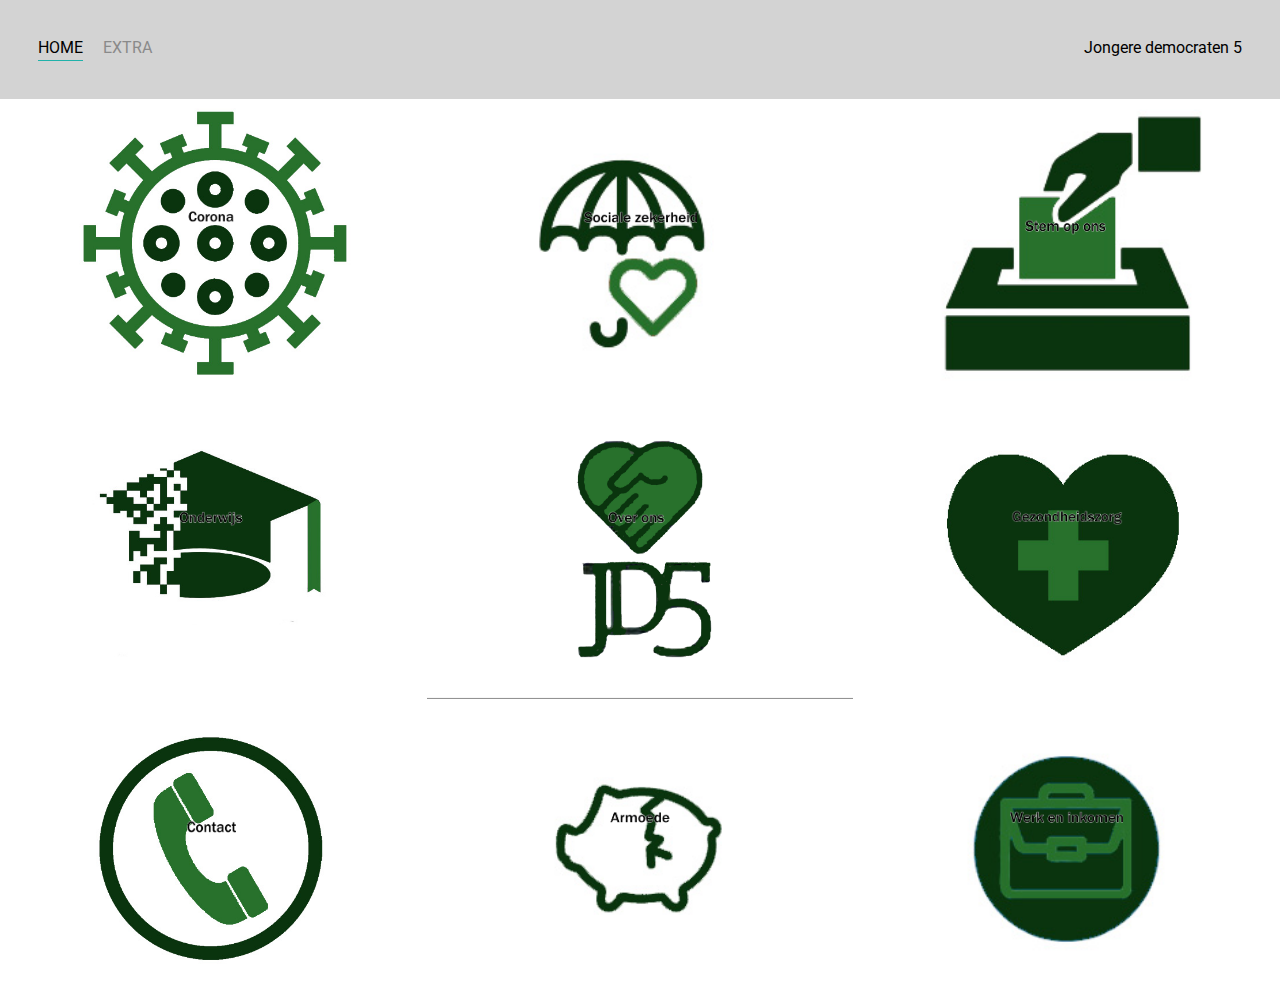
<file: index.html>
<!DOCTYPE html>
<html>
<head>
    <meta charset="utf-8" />
    <title>JD5</title>
    <link rel="preconnect" href="https://fonts.gstatic.com">
    <link href="https://fonts.googleapis.com/css2?family=Roboto&display=swap" rel="stylesheet">
    <link rel="stylesheet" href="style.css">
</head>
<body>
    <div class="container">
        <div class="nav-bar">  
            <div class="links">
                <div class="nav-bar-link active-nav-bar">
                    <a href="index.html">Home</style></a>
                </div>  
                <div class="nav-bar-link">
                    <a href="Extra.html">Extra</a>
                </div>    
            </div>
            <div class="rechts">
                <div class="tekst">
                    <div>Jongere democraten 5</div>
                </div>
            </div>
        </div>  

        <div class="content">
            <div class="portfolio-items-wrapper">

                <a href="https://www.rijksoverheid.nl/onderwerpen/coronavirus-covid-19"><div class="portfolio-item-wrapper">
                    <div class="portfolio-imagebackground" style="background-image:url(images/plaatje1.jpg)"></div>

                    <div class="img-text">
                        <div class="logo">
                            <img src="images/logos/logo2.png">
                        </div>

                        <div class="subtitle">
                            Informatie over het corona virus
                        </div>
                    </div>
                </div></a>

                
                <a href="cultuur.html"><div class="portfolio-item-wrapper">
                    <div class="portfolio-imagebackground" style="background-image:url(images/plaatje2.jpg)"></div>

                    <div class="img-text">
                        <div class="logo">
                            <img src="images/logos/logo1.png">
                        </div>

                        <div class="subtitle">
                            onze standpunten over sociale zekerheid
                        </div>
                    </div>
                </div> </a>

                
                <a href="https://www.rijksoverheid.nl/onderwerpen/verkiezingen"><div class="portfolio-item-wrapper">
                    <div class="portfolio-imagebackground" style="background-image:url(images/plaatje3.jpg)"></div>

                    <div class="img-text">
                        <div class="logo">
                            <img src="images/logos/logo3.png">
                        </div>

                        <div class="subtitle">
                            Hoe je op ons kan stemmen
                        </div>
                    </div>
                </div></a>

                
                <a href="stad.html"><div class="portfolio-item-wrapper">
                    <div class="portfolio-imagebackground" style="background-image:url(images/plaatje4.jpg)"></div>

                    <div class="img-text">
                        <div class="logo">
                            <img src="images/logos/logo4.png">
                        </div>

                        <div class="subtitle">
                            Onze standpunten over onderwijs
                        </div>
                    </div>
                </div></a>


                <a href="te-doen.html"><div class="portfolio-item-wrapper">
                    <div class="portfolio-imagebackground" style="background-image:url(images/plaatje5.jpg)"></div>

                    <div class="img-text">
                        <div class="logo">
                            <img src="images/logos/logo5.png">
                        </div>

                        <div class="subtitle">
                            Wie wij zijn en waar we voor staan
                        </div>
                    </div>
                </div></a>


                <a href="taal.html"><div class="portfolio-item-wrapper">
                    <div class="portfolio-imagebackground" style="background-image:url(images/plaatje6.jpg)"></div>

                    <div class="img-text">
                        <div class="logo">
                            <img src="images/logos/logo6.png">
                        </div>

                        <div class="subtitle">
                            Onze standpunten over de gezondheidszorg
                        </div>
                    </div>
                </div></a>

                
                <a href="vakantie.html"><div class="portfolio-item-wrapper">
                    <div class="portfolio-imagebackground" style="background-image:url(images/plaatje7.jpg)"></div>

                    <div class="img-text">
                        <div class="logo">
                            <img src="images/logos/logo7.png">
                        </div>

                        <div class="subtitle">
                           Hoe kom je met ons in contact
                        </div>
                    </div>
                </div></a>

                
                <a href="k-pop.html"><div class="portfolio-item-wrapper">
                    <div class="portfolio-imagebackground" style="background-image:url(images/plaatje8.jpg)"></div>

                    <div class="img-text">
                        <div class="logo">
                            <img src="images/logos/logo8.png">
                        </div>

                        <div class="subtitle">
                            Onze standpunten over armoede
                        </div>
                    </div>
                </div></a>

                
                <a href="eten.html"><div class="portfolio-item-wrapper">
                    <div class="portfolio-imagebackground" style="background-image:url(images/plaatje9.jpg)"></div>

                    <div class="img-text">
                        <div class="logo">
                            <img src="images/logos/logo9.png">
                        </div>

                        <div class="subtitle">
                            Onze standpunten over werk en inkomen
                        </div>
                    </div>
                </div></a>

            </div>
        </div>

    </div>
</body>
<script>
    const portfolioItems = document.querySelectorAll('.portfolio-item-wrapper')

    portfolioItems.forEach(portfolioItem => {
        portfolioItem.addEventListener('mouseover', () => {
            portfolioItem.childNodes[1].classList.add('img-darken')
        })

        portfolioItem.addEventListener('mouseout', () => {
            portfolioItem.childNodes[1].classList.remove('img-darken')
        })
    })
</script>
</html>
</file>
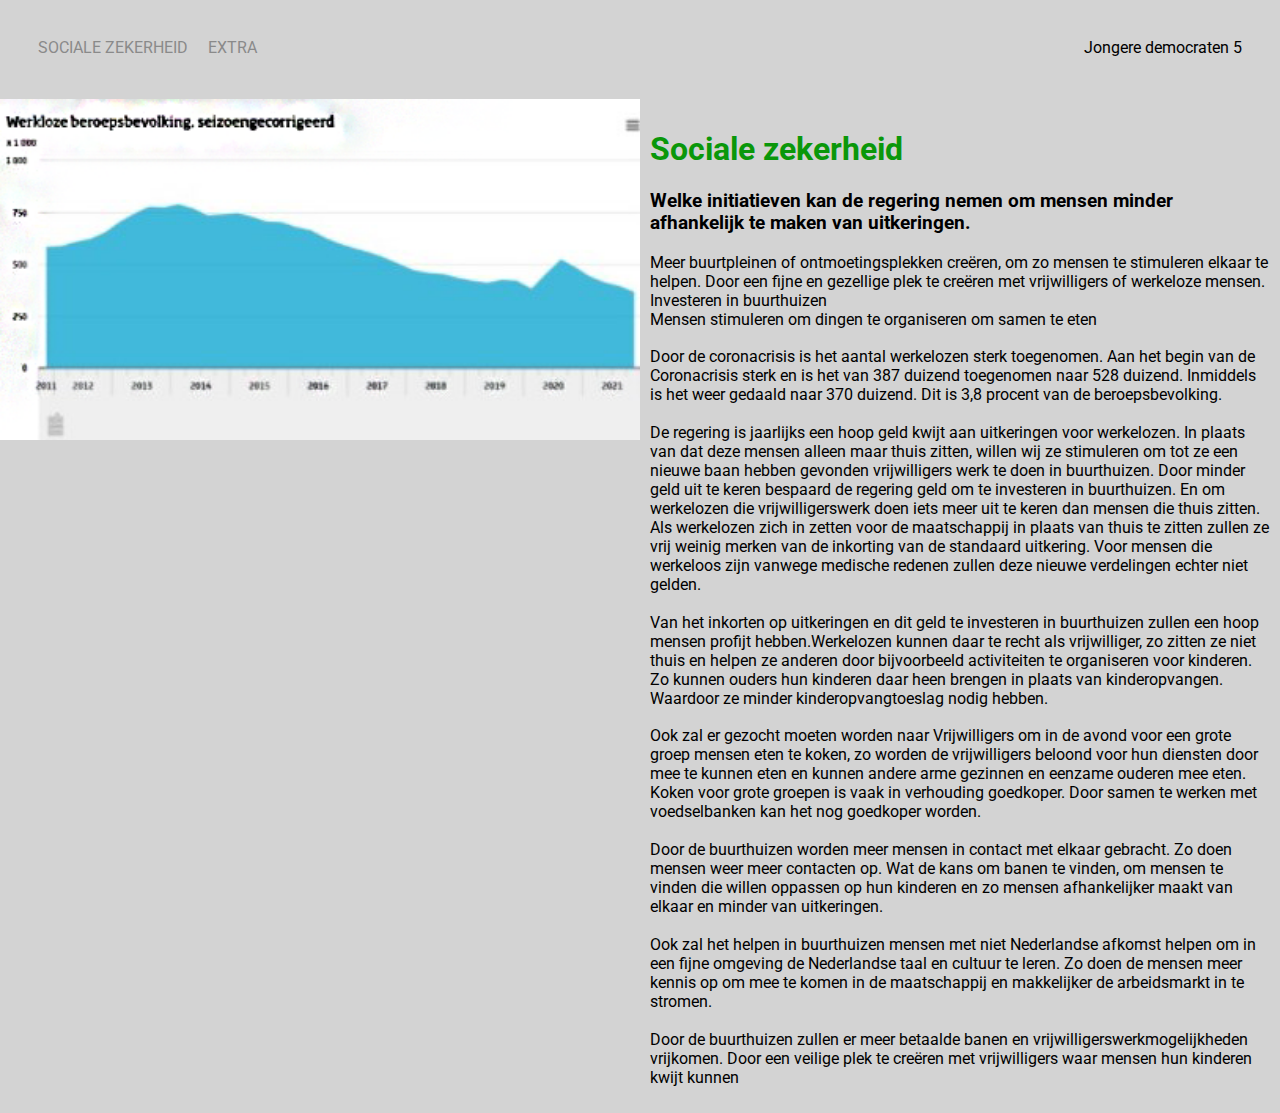
<file: cultuur.html>
<!DOCTYPE html>
<html>
<head>
    <meta charset="utf-8" />
    <title>Cultuur</title>
    <link rel="preconnect" href="https://fonts.gstatic.com">
    <link href="https://fonts.googleapis.com/css2?family=Roboto&display=swap" rel="stylesheet">
    <link rel="stylesheet" href="style.css">
</head>
<body>
    <div class="container">
        <div class="nav-bar">  
            <div class="links">
                <div class="nav-bar-link">
                    <a href="index.html">Sociale zekerheid</a>
                </div>  
                <div class="nav-bar-link">
                    <a href="Extra.html">Extra</a>
                </div>    
            </div>
            <div class="rechts">
                <div class="tekst">
                    <div>Jongere democraten 5</div>
                </div>
            </div>
        </div>  

        <div class="content">
            <div class="extra-dingetjes">
                <div class="img-extra">
                    <img src="images/cultuur.png">
                </div>

                <div class="extra-text">
                    <h1> Sociale zekerheid  </h1>
                    <p><h3>Welke initiatieven kan de regering nemen om mensen minder afhankelijk te maken van uitkeringen.</h3>Meer buurtpleinen of ontmoetingsplekken creëren, om zo mensen te stimuleren elkaar te helpen. Door een fijne en gezellige plek te creëren met vrijwilligers of werkeloze mensen.  
 <br>
                        Investeren in buurthuizen <br>
                        
                        Mensen stimuleren om dingen te organiseren om samen te eten</p>
                    <p><h3></h3>Door de coronacrisis is het aantal werkelozen sterk toegenomen. Aan het begin van de Coronacrisis sterk en is het van 387 duizend toegenomen naar 528 duizend.  Inmiddels is het weer gedaald naar 370 duizend. Dit is 3,8 procent van de beroepsbevolking.  </p>
                    <p><h3></h3>De regering is jaarlijks een hoop geld kwijt aan uitkeringen voor werkelozen. In plaats van dat deze mensen alleen maar thuis zitten, willen wij ze stimuleren om tot ze een nieuwe baan hebben gevonden vrijwilligers werk te doen in buurthuizen. Door minder geld uit te keren bespaard de regering geld om te investeren in buurthuizen. En om werkelozen die vrijwilligerswerk doen iets meer uit te keren dan mensen die thuis zitten. Als werkelozen zich in zetten voor de maatschappij in plaats van thuis te zitten zullen ze vrij weinig merken van de inkorting van de standaard uitkering. Voor mensen die werkeloos zijn vanwege medische redenen zullen deze nieuwe verdelingen echter niet gelden.  </p>
                    <p><h3></h3>Van het inkorten op uitkeringen en dit geld te investeren in buurthuizen zullen een hoop mensen profijt hebben.Werkelozen kunnen daar te recht als vrijwilliger, zo zitten ze niet thuis en helpen ze anderen door bijvoorbeeld activiteiten te organiseren voor kinderen. Zo kunnen ouders hun kinderen daar heen brengen in plaats van kinderopvangen. Waardoor ze minder kinderopvangtoeslag nodig hebben.  </p>
                    <p><h3></h3>Ook zal er gezocht moeten worden naar Vrijwilligers om in de avond voor een grote groep mensen eten te koken, zo worden de vrijwilligers beloond voor hun diensten door mee te kunnen eten en kunnen andere arme gezinnen en eenzame ouderen mee eten. Koken voor grote groepen is vaak in verhouding goedkoper. Door samen te werken met voedselbanken kan het nog goedkoper worden.  </p>
                    <p><h3></h3>Door de buurthuizen worden meer mensen in contact met elkaar gebracht. Zo doen mensen weer meer contacten op. Wat de kans om banen te vinden, om mensen te vinden die willen oppassen op hun kinderen en zo mensen afhankelijker maakt van elkaar en minder van uitkeringen. </p>
                    <p><h3></h3>Ook zal het helpen in buurthuizen mensen met niet Nederlandse afkomst helpen om in een fijne omgeving de Nederlandse taal en cultuur te leren. Zo doen de mensen meer kennis op om mee te komen in de maatschappij en makkelijker de arbeidsmarkt in te stromen.</p>
                    <p><h3></h3>Door de buurthuizen zullen er meer betaalde banen en vrijwilligerswerkmogelijkheden vrijkomen. Door een veilige plek te creëren met vrijwilligers waar mensen hun kinderen kwijt kunnen </p>
                </div>
            </div>
        </div>
    </body>   
</html>
</file>
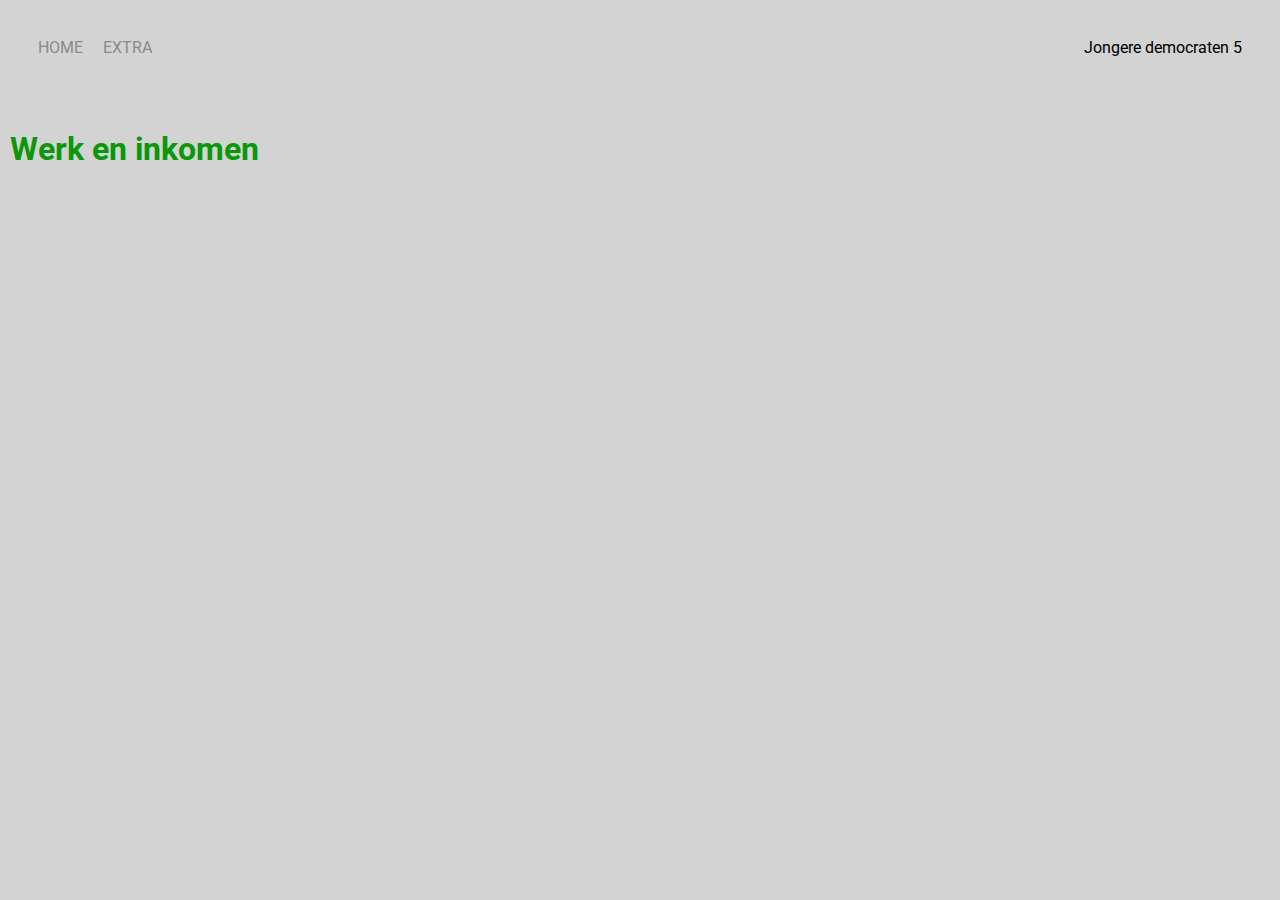
<file: eten.html>
<!DOCTYPE html>
<html>
<head>
    <meta charset="utf-8" />
    <title>Werk en inkomen</title>
    <link rel="preconnect" href="https://fonts.gstatic.com">
    <link href="https://fonts.googleapis.com/css2?family=Roboto&display=swap" rel="stylesheet">
    <link rel="stylesheet" href="style.css">
</head>
<body>
    <div class="container">
        <div class="nav-bar">  
            <div class="links">
                <div class="nav-bar-link">
                    <a href="index.html">Home</a>
                </div>  
                <div class="nav-bar-link">
                    <a href="Extra.html">Extra</a>
                </div>    
            </div>
            <div class="rechts">
                <div class="tekst">
                    <div>Jongere democraten 5</div>
                </div>
            </div>
        </div>  

        <div class="content">
            <div class="extra-dingetjes">
                </div>

                <div class="extra-text">
                    <h1> Werk en inkomen</h1>
                   </div>
            </div>
        </div>
    </body>   
</html>
</file>
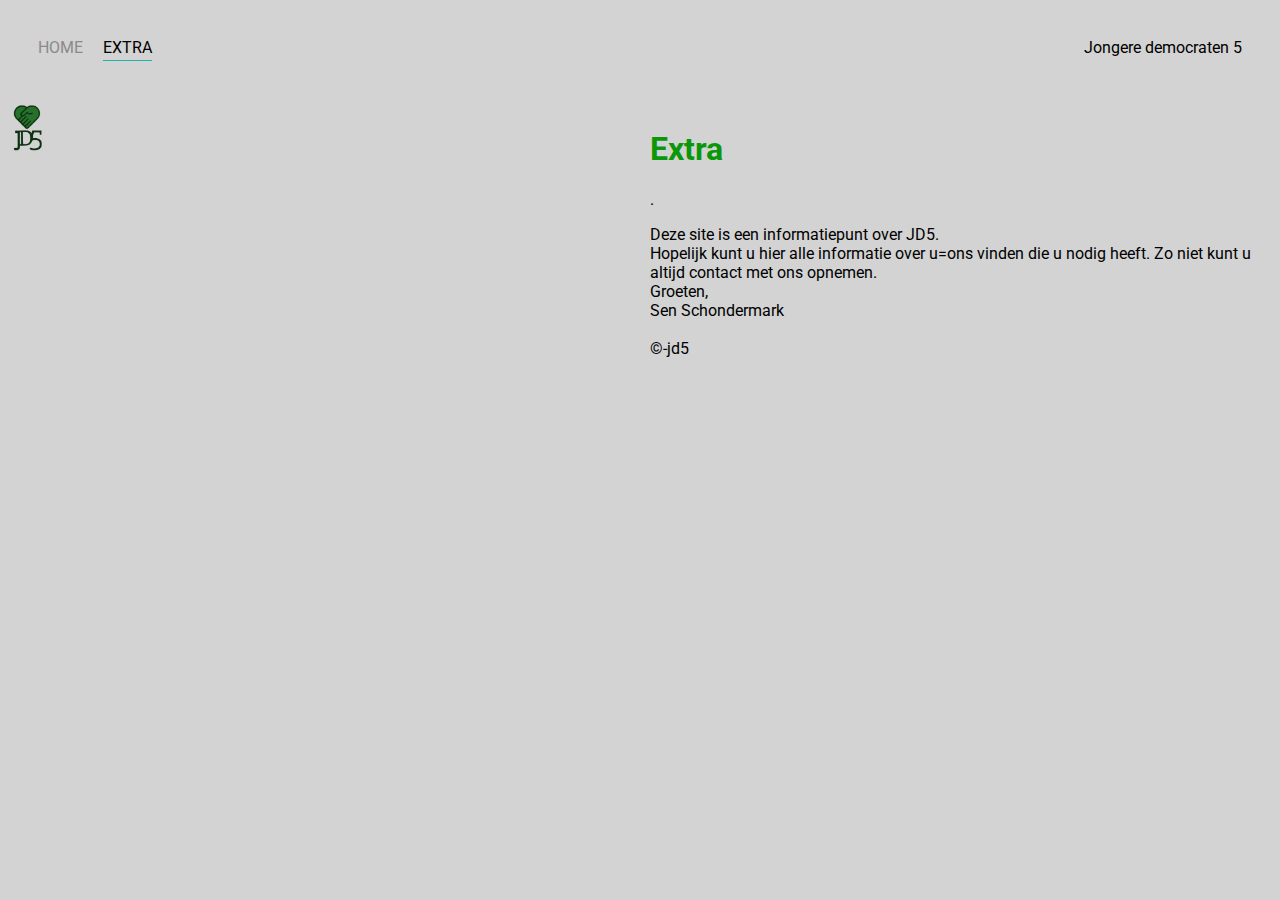
<file: Extra.html>
<!DOCTYPE html>
<html>
<head>
    <meta charset="utf-8" />
    <title>Extra</title>
    <link rel="preconnect" href="https://fonts.gstatic.com">
    <link href="https://fonts.googleapis.com/css2?family=Roboto&display=swap" rel="stylesheet">
    <link rel="stylesheet" href="style.css">
</head>
<body>
    <div class="container">
        <div class="nav-bar">  
            <div class="links">
                <div class="nav-bar-link">
                    <a href="index.html">Home</a>
                </div>  
                <div class="nav-bar-link active-nav-bar">
                    <a href="Extra.html">Extra</a>
                </div>    
            </div>
            <div class="rechts">
                <div class="tekst">
                    <div>Jongere democraten 5</div>
                </div>
            </div>
        </div>  

        <div class="content">
            <div class="extra-dingetjes">
                <div class="img-extraabout">
                    <img src="images/extra.png">
                </div>

                <div class="extra-text">
                    <h1> Extra</h1>
                    <p>.</p>
                    <p>Deze site is een informatiepunt over JD5.<br>Hopelijk kunt u hier alle informatie over u=ons vinden die u nodig heeft. Zo niet kunt u altijd contact met ons opnemen.<br>Groeten,<br>Sen Schondermark <br><br><h9>©-jd5</h9> </p>
                </div>
            </div>
        </div>
    </body>   
</html>
</file>
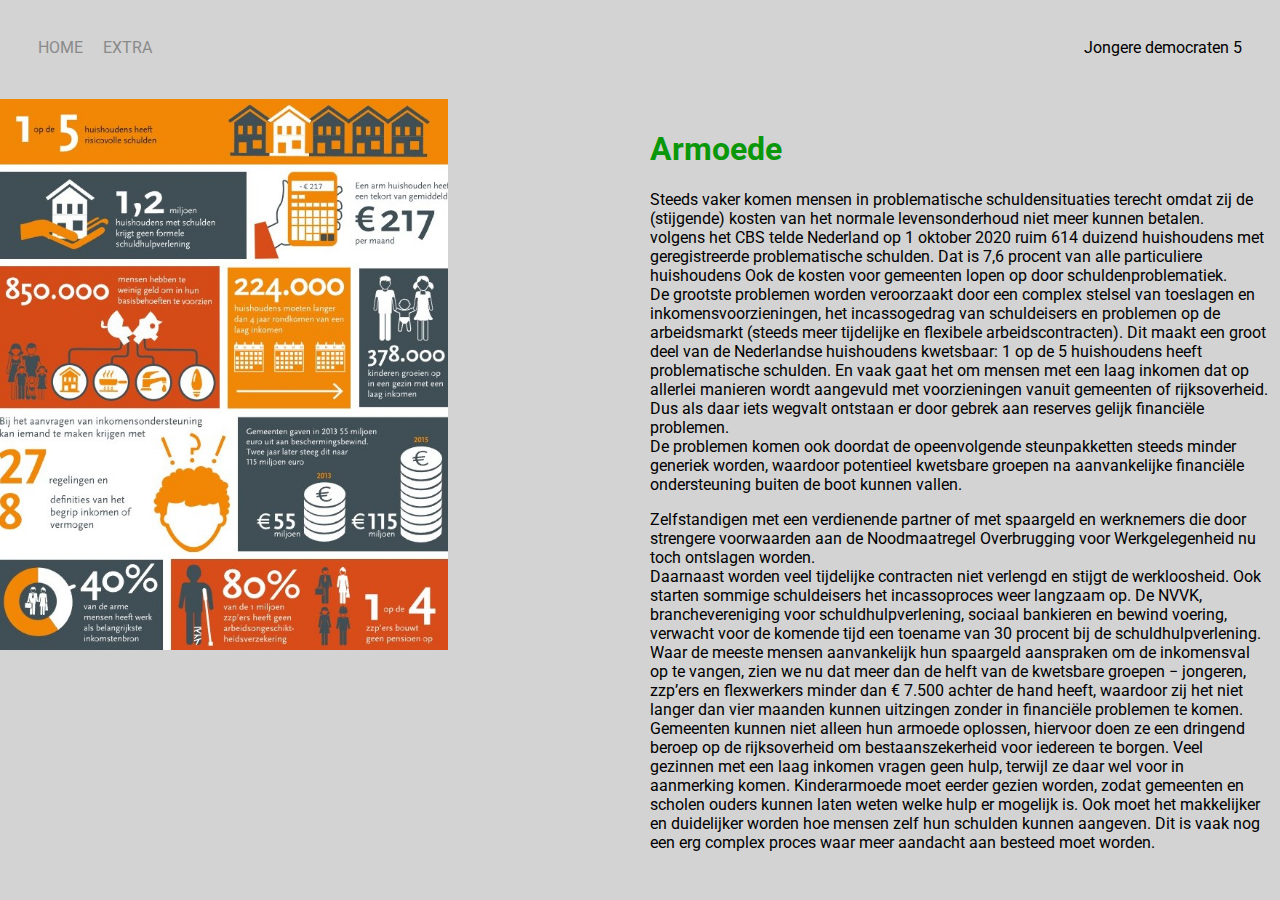
<file: k-pop.html>
<!DOCTYPE html>
<html>
<head>
    <meta charset="utf-8" />
    <title>Armoede</title>
    <link rel="preconnect" href="https://fonts.gstatic.com">
    <link href="https://fonts.googleapis.com/css2?family=Roboto&display=swap" rel="stylesheet">
    <link rel="stylesheet" href="style.css">
</head>
<body>
    <div class="container">
        <div class="nav-bar">  
            <div class="links">
                <div class="nav-bar-link">
                    <a href="index.html">Home</a>
                </div>  
                <div class="nav-bar-link">
                    <a href="Extra.html">Extra</a>
                </div>    
            </div>
            <div class="rechts">
                <div class="tekst">
                    <div>Jongere democraten 5</div>
                </div>
            </div>
        </div>  

        <div class="content">
            <div class="extra-dingetjes">
                <div class="stad-plaatje">
                    <img src="images/k-pop.jpg">
                </div>

                <div class="extra-text">
                    <h1> Armoede</h1>
                    <p>Steeds vaker komen mensen in problematische schuldensituaties terecht omdat zij de (stijgende) kosten van het normale levensonderhoud niet meer kunnen betalen. <br>volgens het CBS telde Nederland op 1 oktober 2020 ruim 614 duizend huishoudens met geregistreerde problematische schulden. Dat is 7,6 procent van alle particuliere huishoudens 

                        Ook de kosten voor gemeenten lopen op door schuldenproblematiek.  
                        
                         <br>De grootste problemen worden veroorzaakt door een complex stelsel van toeslagen en inkomensvoorzieningen, het incassogedrag van schuldeisers en problemen op de arbeidsmarkt (steeds meer tijdelijke en flexibele arbeidscontracten). Dit maakt een groot deel van de Nederlandse huishoudens kwetsbaar: 1 op de 5 huishoudens heeft problematische schulden. En vaak gaat het om mensen met een laag inkomen dat op allerlei manieren wordt aangevuld met voorzieningen vanuit gemeenten of rijksoverheid. Dus als daar iets wegvalt ontstaan er door gebrek aan reserves gelijk financiële problemen.  

                        <br>De problemen komen ook doordat de opeenvolgende steunpakketten steeds minder generiek worden, waardoor potentieel kwetsbare groepen na aanvankelijke financiële ondersteuning buiten de boot kunnen  vallen.  </p>
                    <p>Zelfstandigen met een verdienende partner of met spaargeld en werknemers die door strengere voorwaarden aan de Noodmaatregel Overbrugging voor Werkgelegenheid nu toch ontslagen worden. <br>

                        Daarnaast worden veel tijdelijke contracten niet verlengd en stijgt de werkloosheid. 
                        
                        Ook starten sommige schuldeisers het incassoproces weer langzaam op. De NVVK, branchevereniging voor schuldhulpverlening, sociaal bankieren en bewind voering, verwacht voor de komende tijd een toename van 30 procent bij de schuldhulpverlening. Waar de meeste mensen aanvankelijk hun spaargeld aanspraken om de inkomensval op te vangen, zien we nu dat meer dan de helft van de kwetsbare groepen − jongeren, zzp’ers en flexwerkers minder dan € 7.500 achter de hand heeft, waardoor zij het niet langer dan vier maanden kunnen uitzingen zonder in financiële problemen te komen. <br>Gemeenten kunnen niet alleen hun armoede oplossen, hiervoor doen ze een dringend beroep op de rijksoverheid om bestaanszekerheid voor iedereen te borgen. Veel gezinnen met een laag inkomen vragen geen hulp, terwijl ze daar wel voor in aanmerking komen. Kinderarmoede moet eerder gezien worden, zodat gemeenten en scholen ouders kunnen laten weten welke hulp er mogelijk is. Ook moet het makkelijker en duidelijker worden hoe mensen zelf hun schulden kunnen aangeven. Dit is vaak nog een erg complex proces waar meer aandacht aan besteed moet worden. </p>
                </div>
            </div>
        </div>
    </body>   
</html>
</file>
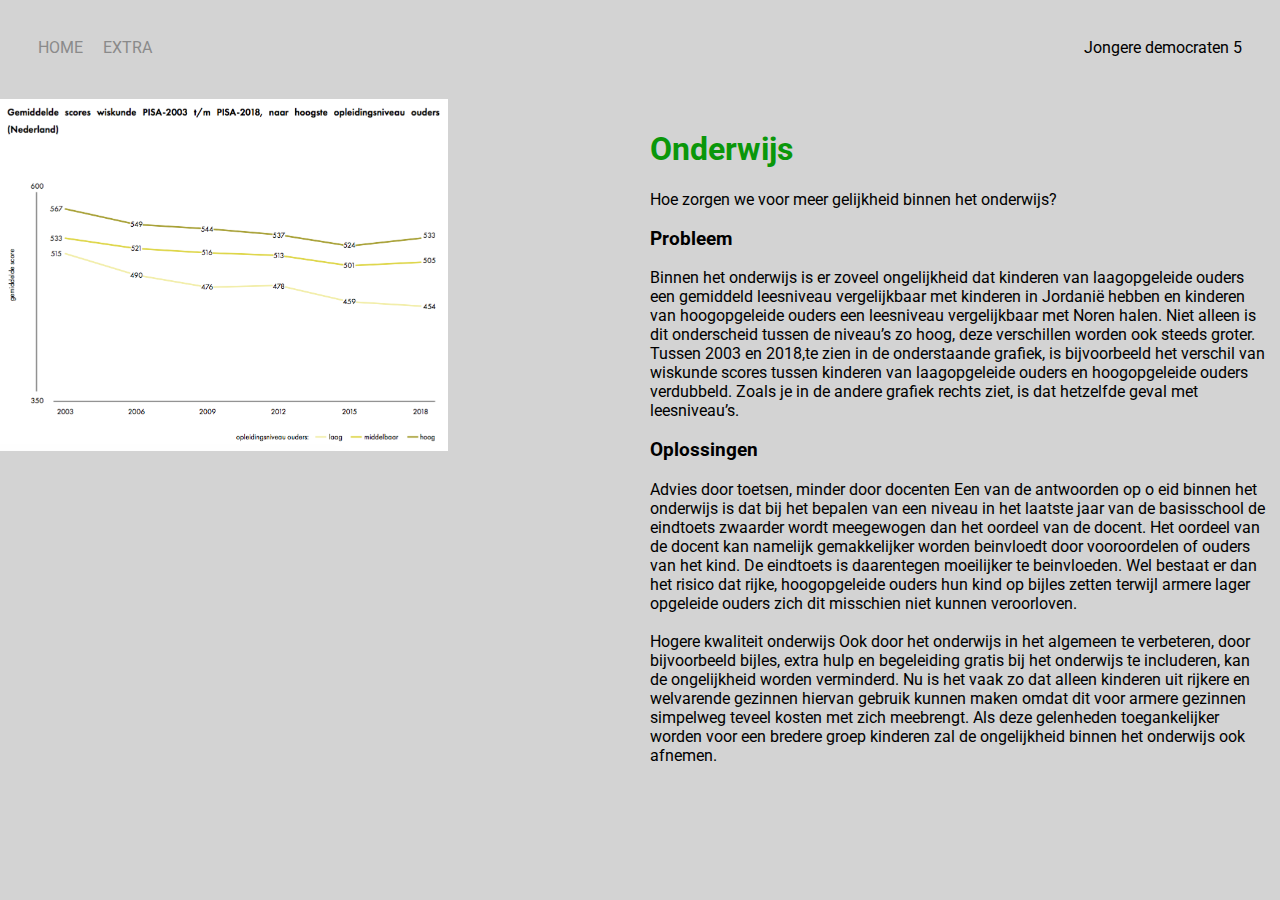
<file: stad.html>
<!DOCTYPE html>
<html>
<head>
    <meta charset="utf-8" />
    <title>Onderwijs</title>
    <link rel="preconnect" href="https://fonts.gstatic.com">
    <link href="https://fonts.googleapis.com/css2?family=Roboto&display=swap" rel="stylesheet">
    <link rel="stylesheet" href="style.css">
</head>
<body>
    <div class="container">
        <div class="nav-bar">  
            <div class="links">
                <div class="nav-bar-link">
                    <a href="index.html">Home</a>
                </div>  
                <div class="nav-bar-link">
                    <a href="Extra.html">Extra</a>
                </div>    
            </div>
            <div class="rechts">
                <div class="tekst">
                    <div>Jongere democraten 5</div>
                </div>
            </div>
        </div>  

        <div class="content">
            <div class="extra-dingetjes">
                <div class="stad-plaatje">
                    <img src="images/stad.png">
                </div>

                <div class="extra-text">
                    <h1> Onderwijs </h1>
                    <p>Hoe zorgen we voor meer gelijkheid binnen het onderwijs?</p>
                    <h3>Probleem</h3>
                
                    <p>Binnen het onderwijs is er zoveel ongelijkheid dat kinderen van laagopgeleide ouders een gemiddeld leesniveau vergelijkbaar met kinderen in Jordanië hebben en kinderen van hoogopgeleide ouders een leesniveau vergelijkbaar met Noren halen. Niet alleen is dit onderscheid tussen de niveau’s zo hoog, deze verschillen worden ook steeds groter. Tussen 2003 en 2018,te zien in de onderstaande grafiek, is bijvoorbeeld het verschil van wiskunde scores tussen kinderen van laagopgeleide ouders en hoogopgeleide ouders verdubbeld. Zoals je in de andere grafiek rechts ziet, is dat hetzelfde geval met leesniveau’s.</p>
                    <h3>Oplossingen</h3>
                    <p>Advies door toetsen, minder door docenten 

                        Een van de antwoorden op o eid binnen het onderwijs is dat bij het bepalen van een niveau in het laatste jaar van de basisschool de eindtoets zwaarder wordt meegewogen dan het oordeel van de docent. Het oordeel van de docent kan namelijk gemakkelijker worden beinvloedt door vooroordelen of ouders van het kind. De eindtoets is daarentegen moeilijker te beinvloeden. Wel bestaat er dan het risico dat rijke, hoogopgeleide ouders hun kind op bijles zetten terwijl armere lager opgeleide ouders zich dit misschien niet kunnen veroorloven. <br> <br>
                        
                         
                        
                        Hogere kwaliteit onderwijs 
                        
                        Ook door het onderwijs in het algemeen te verbeteren, door bijvoorbeeld bijles, extra hulp en begeleiding gratis bij het onderwijs te includeren, kan de ongelijkheid worden verminderd. Nu is het vaak zo dat alleen kinderen uit rijkere en welvarende gezinnen hiervan gebruik kunnen maken omdat dit voor armere gezinnen simpelweg teveel kosten met zich meebrengt. Als deze gelenheden toegankelijker worden voor een bredere groep kinderen zal de ongelijkheid binnen het onderwijs ook afnemen. </p>
                </div>
            </div>
        </div>
    </body>   
</html>
</file>
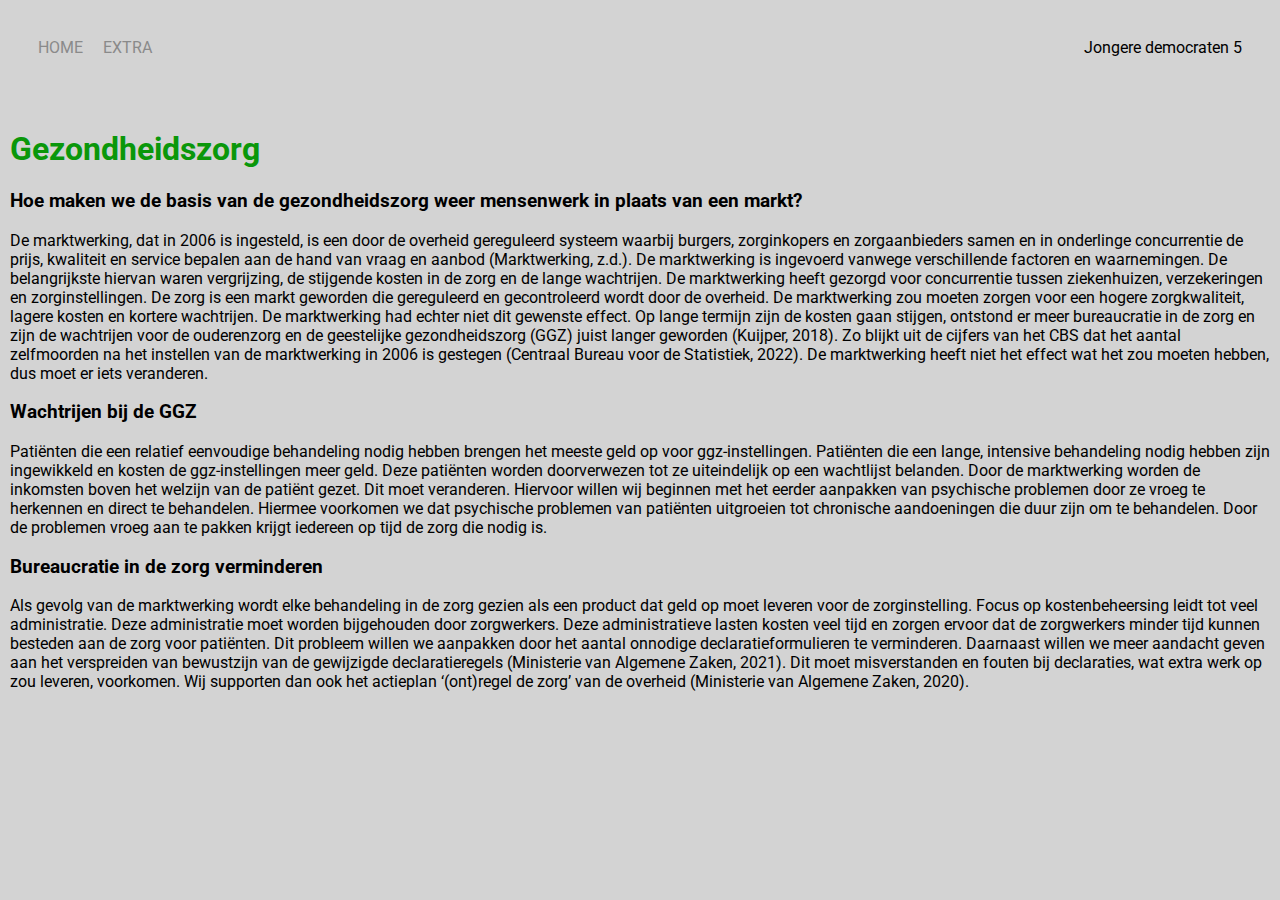
<file: taal.html>
<!DOCTYPE html>
<html>
<head>
    <meta charset="utf-8" />
    <title>Gezondheidszorg</title>
    <link rel="preconnect" href="https://fonts.gstatic.com">
    <link href="https://fonts.googleapis.com/css2?family=Roboto&display=swap" rel="stylesheet">
    <link rel="stylesheet" href="style.css">
</head>
<body>
    <div class="container">
        <div class="nav-bar">  
            <div class="links">
                <div class="nav-bar-link">
                    <a href="index.html">Home</a>
                </div>  
                <div class="nav-bar-link">
                    <a href="Extra.html">Extra</a>
                </div>    
            </div>
            <div class="rechts">
                <div class="tekst">
                    <div>Jongere democraten 5</div>
                </div>
            </div>
        </div>  

        <div class="content">
            <div class="extra-dingetjes">
                </div>

                <div class="extra-text">
                    <h1> Gezondheidszorg  </h1>
                    <h3>Hoe maken we de basis van de gezondheidszorg weer mensenwerk in plaats van een markt?  </h3>
                    <p>De marktwerking, dat in 2006 is ingesteld, is een door de overheid gereguleerd systeem waarbij burgers, zorginkopers en zorgaanbieders samen en in onderlinge concurrentie de prijs, kwaliteit en service bepalen aan de hand van vraag en aanbod (Marktwerking, z.d.). De marktwerking is ingevoerd vanwege verschillende factoren en waarnemingen. De belangrijkste hiervan waren vergrijzing, de stijgende kosten in de zorg en de lange wachtrijen. De marktwerking heeft gezorgd voor concurrentie tussen ziekenhuizen, verzekeringen en zorginstellingen. De zorg is een markt geworden die gereguleerd en gecontroleerd wordt door de overheid. De marktwerking zou moeten zorgen voor een hogere zorgkwaliteit, lagere kosten en kortere wachtrijen. De marktwerking had echter niet dit gewenste effect. Op lange termijn zijn de kosten gaan stijgen, ontstond er meer bureaucratie in de zorg en zijn de wachtrijen voor de ouderenzorg en de geestelijke gezondheidszorg (GGZ) juist langer geworden (Kuijper, 2018). Zo blijkt uit de cijfers van het CBS dat het aantal zelfmoorden na het instellen van de marktwerking in 2006 is gestegen (Centraal Bureau voor de Statistiek, 2022). De marktwerking heeft niet het effect wat het zou moeten hebben, dus moet er iets veranderen. <br>
                        <h3>Wachtrijen bij de GGZ</h3> 

                        Patiënten die een relatief eenvoudige behandeling nodig hebben brengen het meeste geld op voor ggz-instellingen. Patiënten die een lange, intensive behandeling nodig hebben zijn ingewikkeld en kosten de ggz-instellingen meer geld. Deze patiënten worden doorverwezen tot ze uiteindelijk op een wachtlijst belanden. Door de marktwerking worden de inkomsten boven het welzijn van de patiënt gezet. Dit moet veranderen. Hiervoor willen wij beginnen met het eerder aanpakken van psychische problemen door ze vroeg te herkennen en direct te behandelen. Hiermee voorkomen we dat psychische problemen van patiënten uitgroeien tot chronische aandoeningen die duur zijn om te behandelen. Door de problemen vroeg aan te pakken krijgt iedereen op tijd de zorg die nodig is. <br>
                     

<h3>Bureaucratie in de zorg verminderen </h3>

Als gevolg van de marktwerking wordt elke behandeling in de zorg gezien als een product dat geld op moet leveren voor de zorginstelling. Focus op kostenbeheersing leidt tot veel administratie. Deze administratie moet worden bijgehouden door zorgwerkers. Deze administratieve lasten kosten veel tijd en zorgen ervoor dat de zorgwerkers minder tijd kunnen besteden aan de zorg voor patiënten. Dit probleem willen we aanpakken door het aantal onnodige declaratieformulieren te verminderen. Daarnaast willen we meer aandacht geven aan het verspreiden van bewustzijn van de gewijzigde declaratieregels (Ministerie van Algemene Zaken, 2021). Dit moet misverstanden en fouten bij declaraties, wat extra werk op zou leveren, voorkomen. Wij supporten dan ook het actieplan ‘(ont)regel de zorg’ van de overheid (Ministerie van Algemene Zaken, 2020). </p>
                </div>
            </div>
        </div>
    </body>   
</html>
</file>
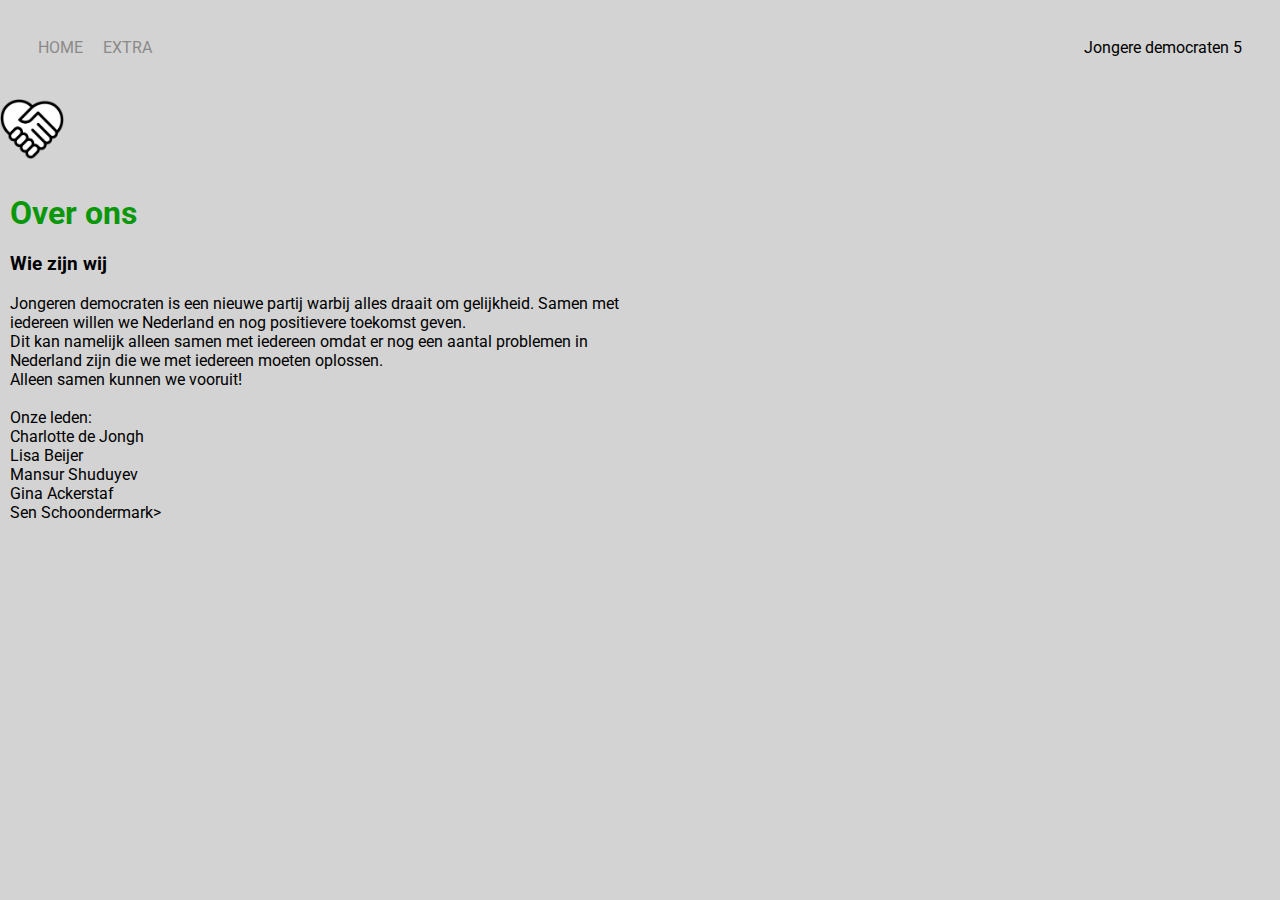
<file: te-doen.html>
<!DOCTYPE html>
<html>
<head>
    <meta charset="utf-8" />
    <title>Over ons</title>
    <link rel="preconnect" href="https://fonts.gstatic.com">
    <link href="https://fonts.googleapis.com/css2?family=Roboto&display=swap" rel="stylesheet">
    <link rel="stylesheet" href="style.css">
</head>
<body>
    <div class="container">
        <div class="nav-bar">  
            <div class="links">
                <div class="nav-bar-link">
                    <a href="index.html">Home</a>
                </div>  
                <div class="nav-bar-link">
                    <a href="Extra.html">Extra</a>
                </div>    
            </div>
            <div class="rechts">
                <div class="tekst">
                    <div>Jongere democraten 5</div>
                </div>
            </div>
        </div>  

        <div class="content">
            <div class="extra-dingetjes">
                <div class="img-extraabout">
                    <img src="images/vakantie.png">
                <div class="extra-text">
                    <h1>Over ons</h1>
                    <h3>Wie zijn wij</h3>
                    <p>Jongeren democraten is een nieuwe partij warbij alles draait om gelijkheid. Samen met iedereen willen we Nederland en nog positievere toekomst geven.<br>
                        Dit kan namelijk alleen samen met iedereen omdat er nog een aantal problemen in Nederland zijn die we met iedereen moeten oplossen. <br>Alleen samen kunnen we vooruit!<br><br>
                        Onze leden:<br> Charlotte de Jongh<br>Lisa Beijer<br>Mansur Shuduyev<br>Gina Ackerstaf<br>Sen Schoondermark></p>
                </div>
            </div>
        </div>
    </body>   
</html>
</file>
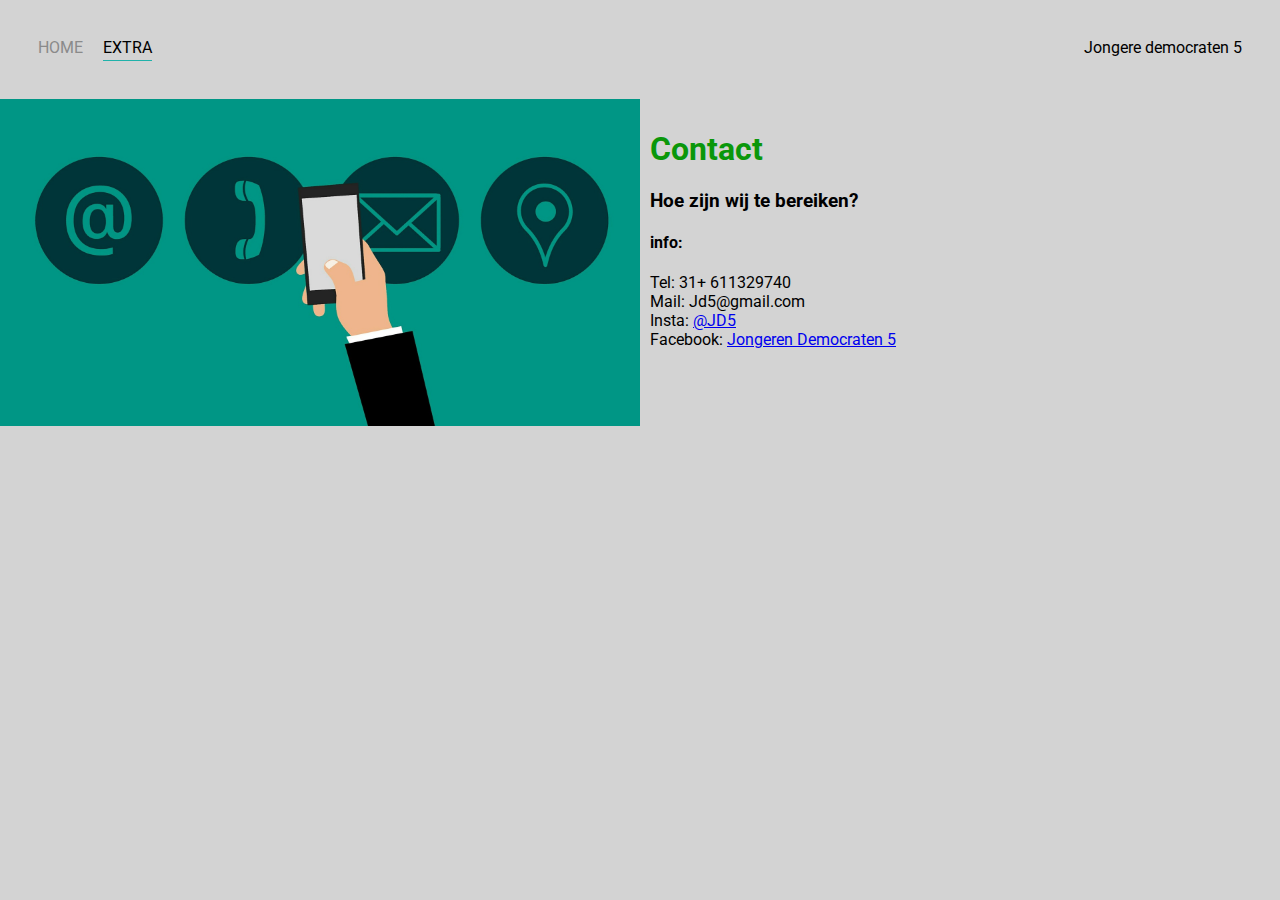
<file: vakantie.html>
<!DOCTYPE html>
<html>
<head>
    <meta charset="utf-8" />
    <title>Contact</title>
    <link rel="preconnect" href="https://fonts.gstatic.com">
    <link href="https://fonts.googleapis.com/css2?family=Roboto&display=swap" rel="stylesheet">
    <link rel="stylesheet" href="style.css">
</head>
<body>
    <div class="container">
        <div class="nav-bar">  
            <div class="links">
                <div class="nav-bar-link">
                    <a href="index.html">Home</a>
                </div>  
                <div class="nav-bar-link active-nav-bar">
                    <a href="Extra.html">Extra</a>
                </div>    
            </div>
            <div class="rechts">
                <div class="tekst">
                    <div>Jongere democraten 5</div>
                </div>
            </div>
        </div>  

        <div class="content">
            <div class="extra-dingetjes">
                <div class="img-extra">
                    <img src="images/vakantie.jpg">
                </div>

                <div class="extra-text">
                    <h1> Contact </h1>
                    <p><h3>Hoe zijn wij te bereiken?</h3>
                        <h4>info:</h4>
                        Tel: 31+ 611329740<br>
                        Mail: Jd5@gmail.com<br>
                        Insta: <a href="https://www.instagram.com/">@JD5</a><br>
                        Facebook: <a href="https://www.facebook.com/">Jongeren Democraten 5<a/>
                        <h1></h1>

                </div>
            </div>
        </div>
    </body>   
</html>
</file>
<file: style.css>
/* Hoofd styles */
body {
    font-family: 'Roboto', sans-serif;
    margin: 0px;
    color: black;
    background-color: lightgrey;
}

.container {
    display: grid;
    grid-template-columns: 1fr;
}
/*Nav styles */
.nav-bar {
    display: flex;
    justify-content: space-between;
    padding: 38px;
}

.links {
    display: flex;
}

.nav-bar > .links > div {
    margin-right: 20px;
    font-size: 0,9em;
    text-transform: uppercase;
}

.nav-bar-link {
    height: 22px;
    border-bottom: 1px solid transparent;
    transition: border-bottom 0,5s;
}

.nav-bar-link a {
    color: #8a8a8a;
    text-decoration: none;
    transition: color 0,5s;
}

.nav-bar-link:hover {
    border-bottom: 1px solid black;
}

.nav-bar-link a:hover {
    color:  black;
}

.active-nav-bar {
    border-bottom: 1px solid lightseagreen;
}

.active-nav-bar a {
    color: black !important;
}
/*Kopjes styles*/
.portfolio-items-wrapper {
    display: grid;
    grid-template-columns: 1fr 1fr 1fr;
}    

.portfolio-item-wrapper {
    position: relative;
}

.portfolio-imagebackground {
    height: 300px;
    width: 100%;
    background-size: cover;
    background-position: center;
    background-repeat: no-repeat;
}

.img-text {
    position: absolute;
    top: 0;
    display: flex;
    flex-direction: column;
    justify-content: center;
    align-items: center;
    height: 100%;
    text-align: center;
    padding-left: 100px;
    padding-right: 100px;
}

.logo img {
    width: 50%;
    margin-bottom: 20px;
}

.img-text .subtitle {
    transition: 1s;
    font-weight: 600;
    color: transparent;
}

.img-text:hover .subtitle {
    font-weight: 600;
    color: rgb(10, 151, 10);
}

.img-darken {
    transition: 1s;
    filter: brightness(20%);
}

/*extra styles*/
.stad-plaatje img{
    width: 70%;
}
.extra-dingetjes {
    display: grid;
    grid-template-columns: 1fr 1fr;
}

.img-extra img {
    width: 100%;
}

.extra-text {
   padding: 10px; 
}

.extra-text h1 {
    color: rgb(10, 151, 10);
}

.img-extraabout img{
    width: 10%;
}
</file>
